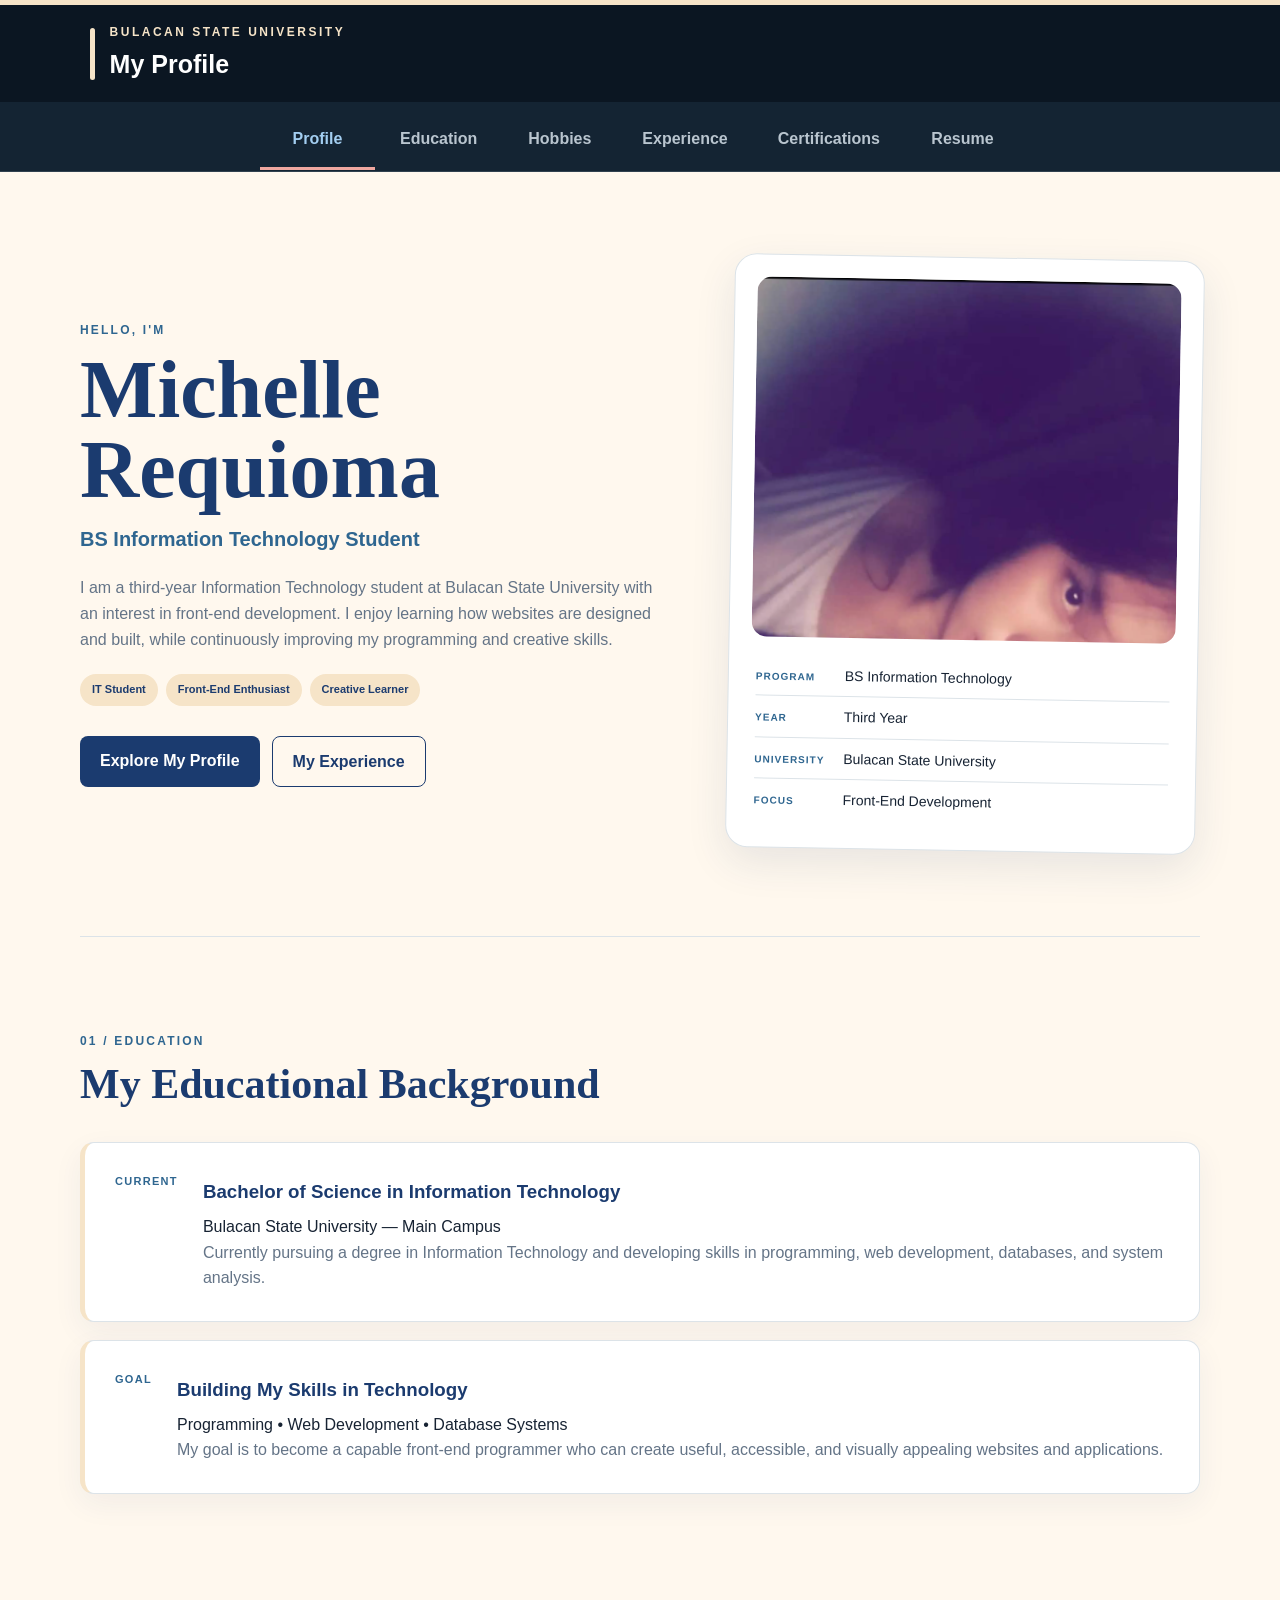
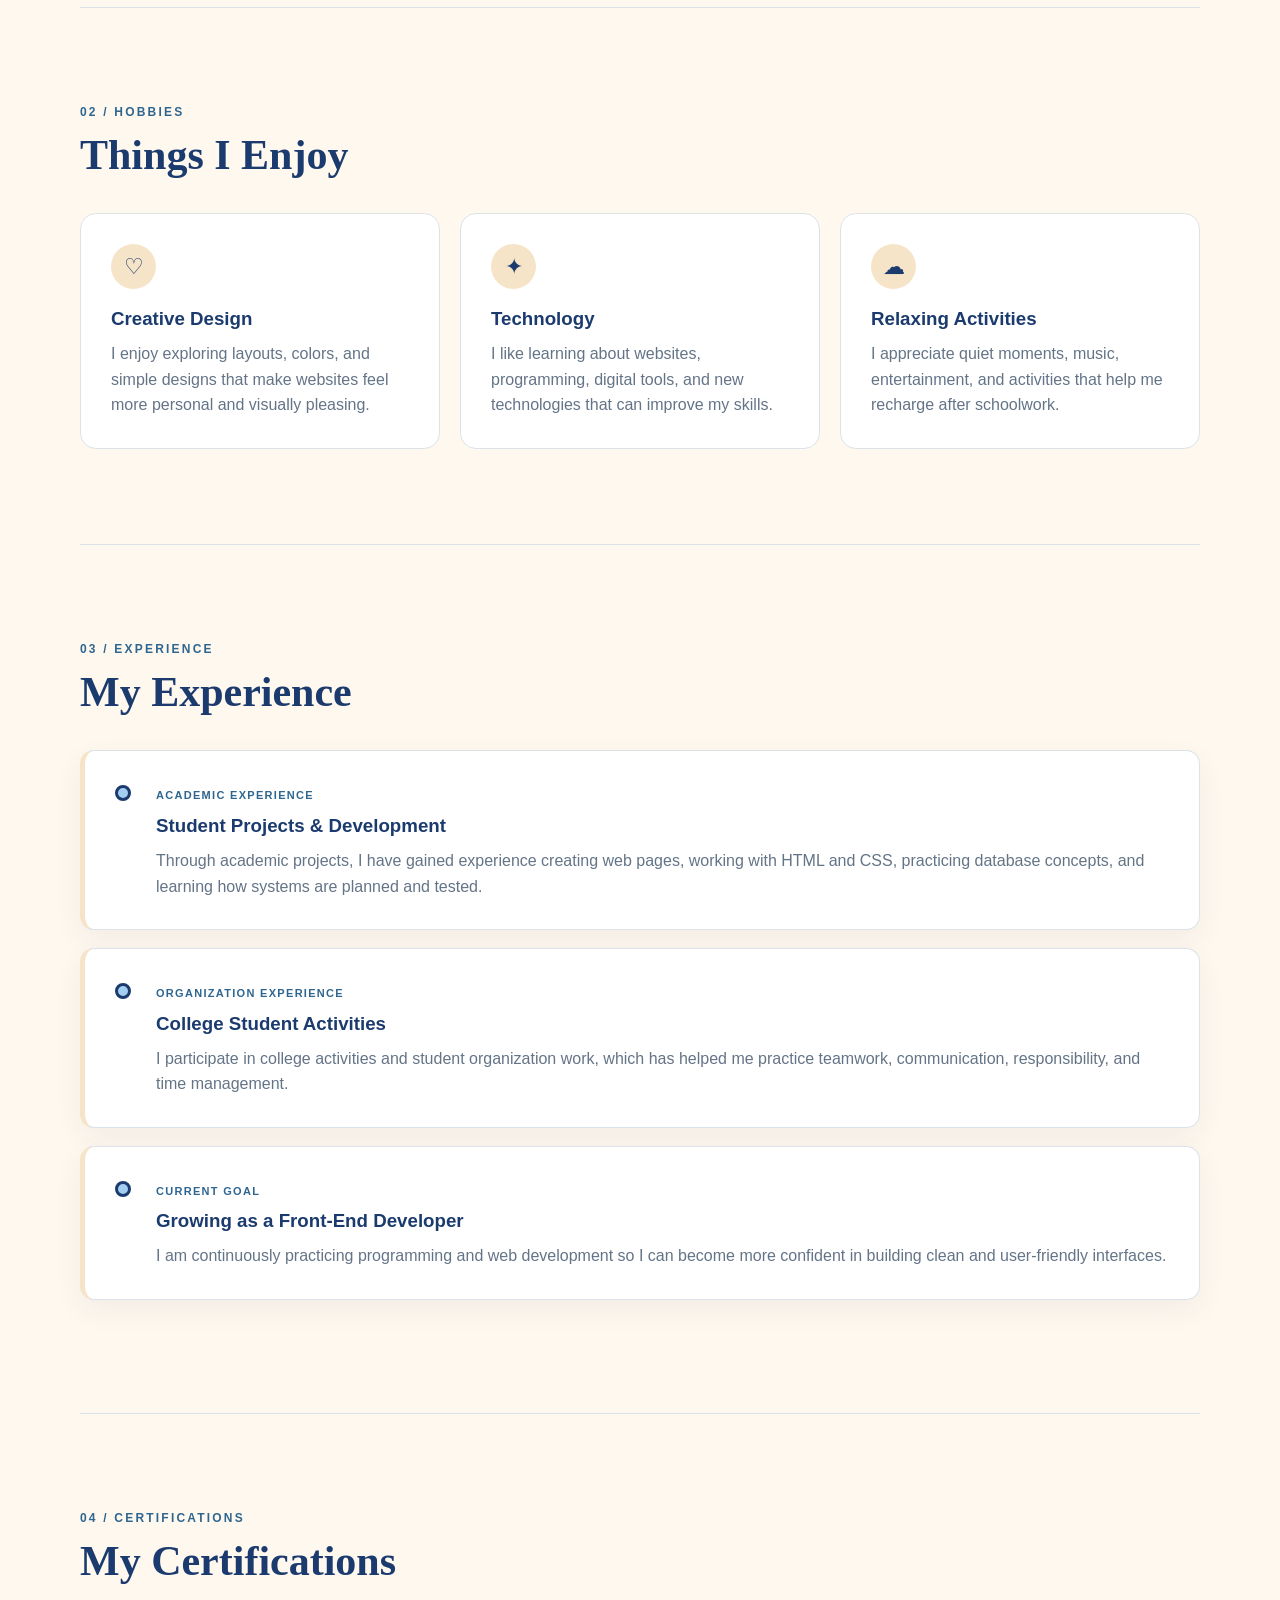
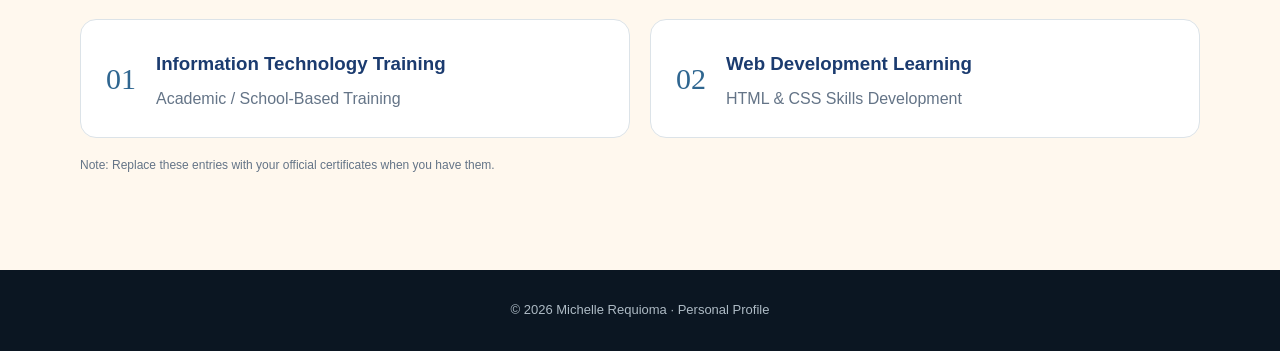
<file: index.html>
<!DOCTYPE html>
<html lang="en">
<head>
    <meta charset="UTF-8">
    <meta name="viewport" content="width=device-width, initial-scale=1.0">
    <title>Michelle Requioma | My Profile</title>
    <link rel="stylesheet" href="style.css">
</head>
<body>

    <div class="top-accent"></div>

    <header class="site-header">
        <div class="brand">
            <span class="brand-mark"></span>
            <div>
                <p class="brand-school">BULACAN STATE UNIVERSITY</p>
                <h1>My Profile</h1>
            </div>
        </div>
    </header>

    <nav class="main-nav" aria-label="Main navigation">
        <a href="#profile" class="active">Profile</a>
        <a href="#education">Education</a>
        <a href="#hobbies">Hobbies</a>
        <a href="#experience">Experience</a>
        <a href="#certifications">Certifications</a>
        <a href="resume.html">Resume</a>
    </nav>

    <main>
        <div class="page-shell">

            <section id="profile" class="hero-section">
                <div class="hero-copy">
                    <p class="eyebrow">HELLO, I'M</p>
                    <h2>Michelle<br>Requioma</h2>
                    <p class="role">BS Information Technology Student</p>
                    <p class="intro">
                        I am a third-year Information Technology student at Bulacan State University
                        with an interest in front-end development. I enjoy learning how websites are
                        designed and built, while continuously improving my programming and creative skills.
                    </p>

                    <div class="quick-facts">
                        <span>IT Student</span>
                        <span>Front-End Enthusiast</span>
                        <span>Creative Learner</span>
                    </div>

                    <div class="button-row">
                        <a class="button primary" href="#education">Explore My Profile</a>
                        <a class="button secondary" href="#experience">My Experience</a>
                    </div>
                </div>

                <div class="profile-card">
                    <div class="photo-placeholder">
                        <img src="profile.png" alt="Photo of Michelle Requioma">
                    </div>
                    <div class="card-details">
                        <p><span>Program</span> BS Information Technology</p>
                        <p><span>Year</span> Third Year</p>
                        <p><span>University</span> Bulacan State University</p>
                        <p><span>Focus</span> Front-End Development</p>
                    </div>
                </div>
            </section>

            <section id="education" class="content-section">
                <div class="section-heading">
                    <p class="eyebrow">01 / EDUCATION</p>
                    <h2>My Educational Background</h2>
                </div>

                <div class="info-card">
                    <div class="date-badge">CURRENT</div>
                    <div>
                        <h3>Bachelor of Science in Information Technology</h3>
                        <p>Bulacan State University — Main Campus</p>
                        <p class="muted">
                            Currently pursuing a degree in Information Technology and developing
                            skills in programming, web development, databases, and system analysis.
                        </p>
                    </div>
                </div>

                <div class="info-card second-card">
                    <div class="date-badge">GOAL</div>
                    <div>
                        <h3>Building My Skills in Technology</h3>
                        <p>Programming • Web Development • Database Systems</p>
                        <p class="muted">
                            My goal is to become a capable front-end programmer who can create
                            useful, accessible, and visually appealing websites and applications.
                        </p>
                    </div>
                </div>
            </section>

            <section id="hobbies" class="content-section">
                <div class="section-heading">
                    <p class="eyebrow">02 / HOBBIES</p>
                    <h2>Things I Enjoy</h2>
                </div>

                <div class="card-grid">
                    <article class="small-card">
                        <span class="icon">♡</span>
                        <h3>Creative Design</h3>
                        <p>
                            I enjoy exploring layouts, colors, and simple designs that make
                            websites feel more personal and visually pleasing.
                        </p>
                    </article>

                    <article class="small-card">
                        <span class="icon">✦</span>
                        <h3>Technology</h3>
                        <p>
                            I like learning about websites, programming, digital tools,
                            and new technologies that can improve my skills.
                        </p>
                    </article>

                    <article class="small-card">
                        <span class="icon">☁</span>
                        <h3>Relaxing Activities</h3>
                        <p>
                            I appreciate quiet moments, music, entertainment, and activities
                            that help me recharge after schoolwork.
                        </p>
                    </article>
                </div>
            </section>

            <section id="experience" class="content-section">
                <div class="section-heading">
                    <p class="eyebrow">03 / EXPERIENCE</p>
                    <h2>My Experience</h2>
                </div>

                <div class="timeline-card">
                    <div class="timeline-dot"></div>
                    <div>
                        <span class="tag">ACADEMIC EXPERIENCE</span>
                        <h3>Student Projects & Development</h3>
                        <p>
                            Through academic projects, I have gained experience creating web pages,
                            working with HTML and CSS, practicing database concepts, and learning
                            how systems are planned and tested.
                        </p>
                    </div>
                </div>

                <div class="timeline-card">
                    <div class="timeline-dot"></div>
                    <div>
                        <span class="tag">ORGANIZATION EXPERIENCE</span>
                        <h3>College Student Activities</h3>
                        <p>
                            I participate in college activities and student organization work,
                            which has helped me practice teamwork, communication, responsibility,
                            and time management.
                        </p>
                    </div>
                </div>

                <div class="timeline-card">
                    <div class="timeline-dot"></div>
                    <div>
                        <span class="tag">CURRENT GOAL</span>
                        <h3>Growing as a Front-End Developer</h3>
                        <p>
                            I am continuously practicing programming and web development so I can
                            become more confident in building clean and user-friendly interfaces.
                        </p>
                    </div>
                </div>
            </section>

            <section id="certifications" class="content-section">
                <div class="section-heading">
                    <p class="eyebrow">04 / CERTIFICATIONS</p>
                    <h2>My Certifications</h2>
                </div>

                <div class="cert-grid">
                    <div class="cert-card">
                        <span class="cert-number">01</span>
                        <div>
                            <h3>Information Technology Training</h3>
                            <p>Academic / School-Based Training</p>
                        </div>
                    </div>

                    <div class="cert-card">
                        <span class="cert-number">02</span>
                        <div>
                            <h3>Web Development Learning</h3>
                            <p>HTML & CSS Skills Development</p>
                        </div>
                    </div>
                </div>

                <p class="cert-note">
                    Note: Replace these entries with your official certificates when you have them.
                </p>
            </section>

        </div>
    </main>

    <footer>
        <p>© 2026 Michelle Requioma · Personal Profile</p>
    </footer>

</body>
</html>
</file>
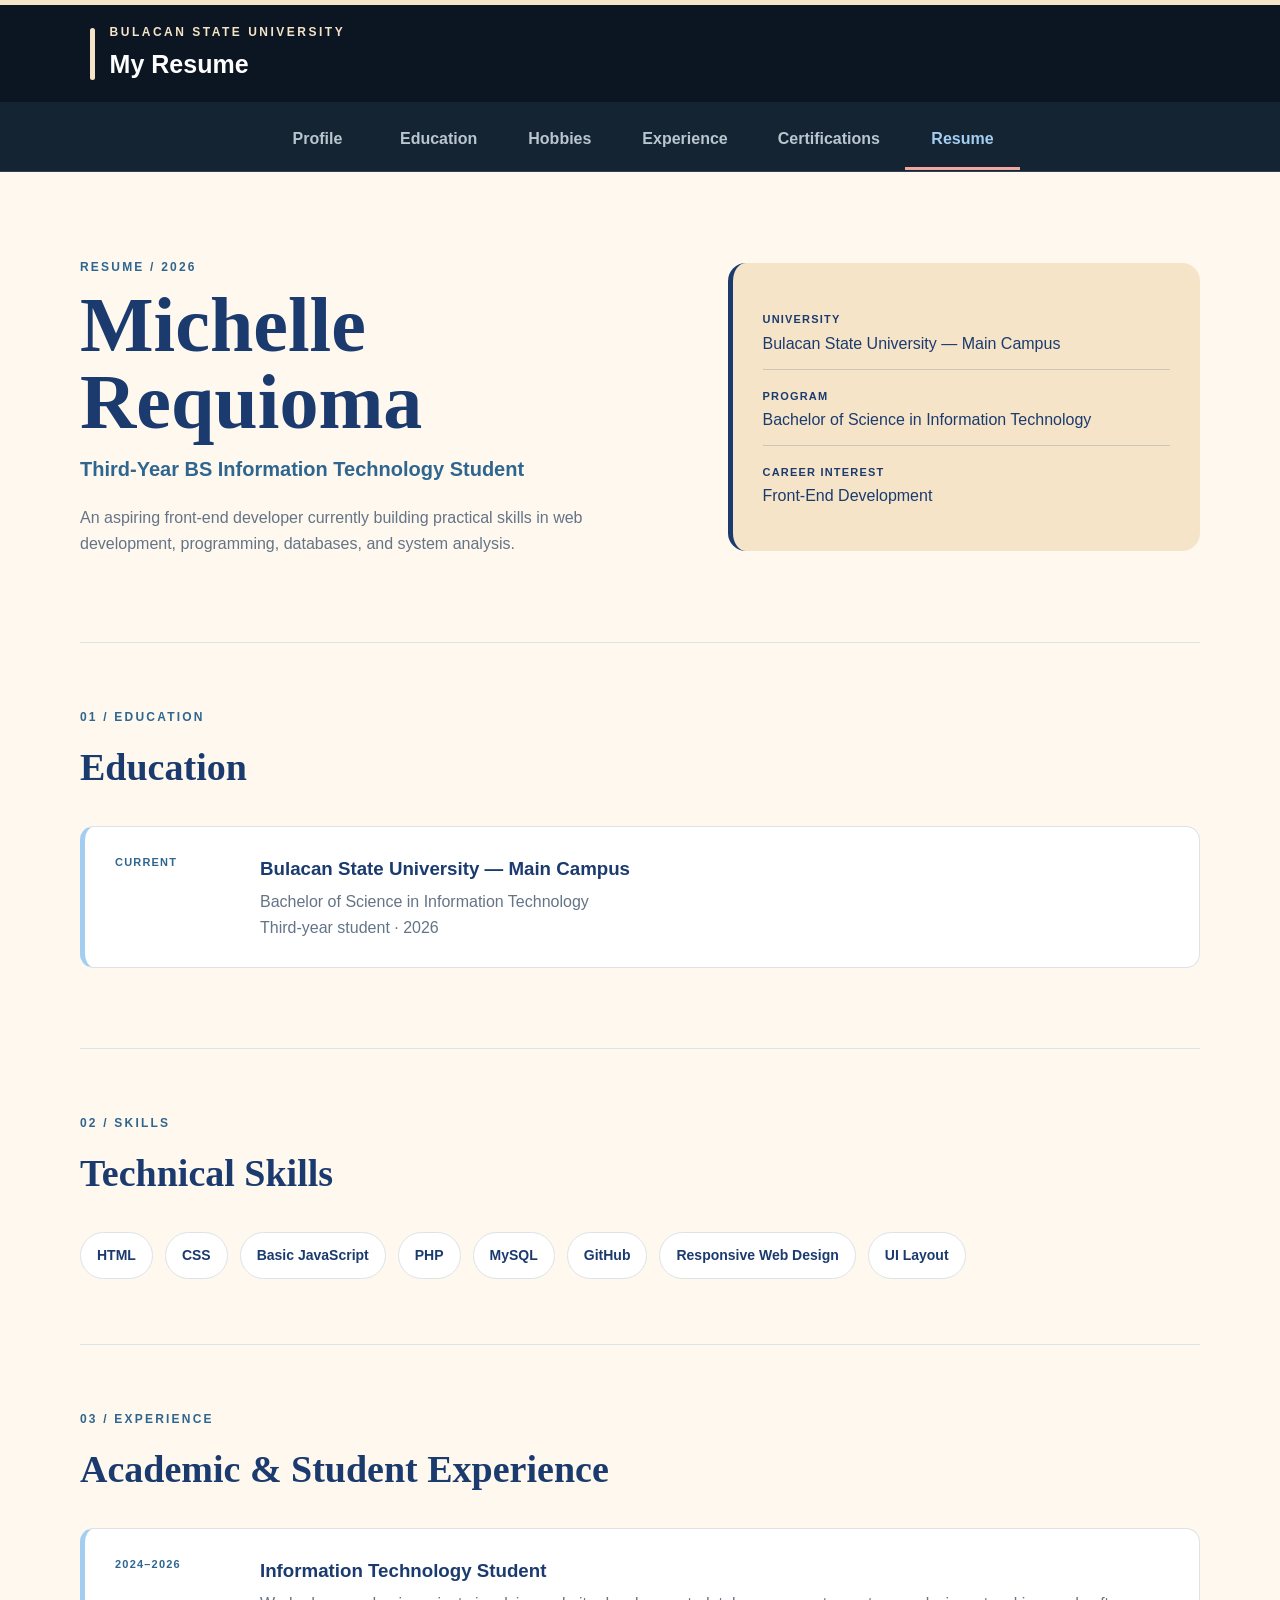
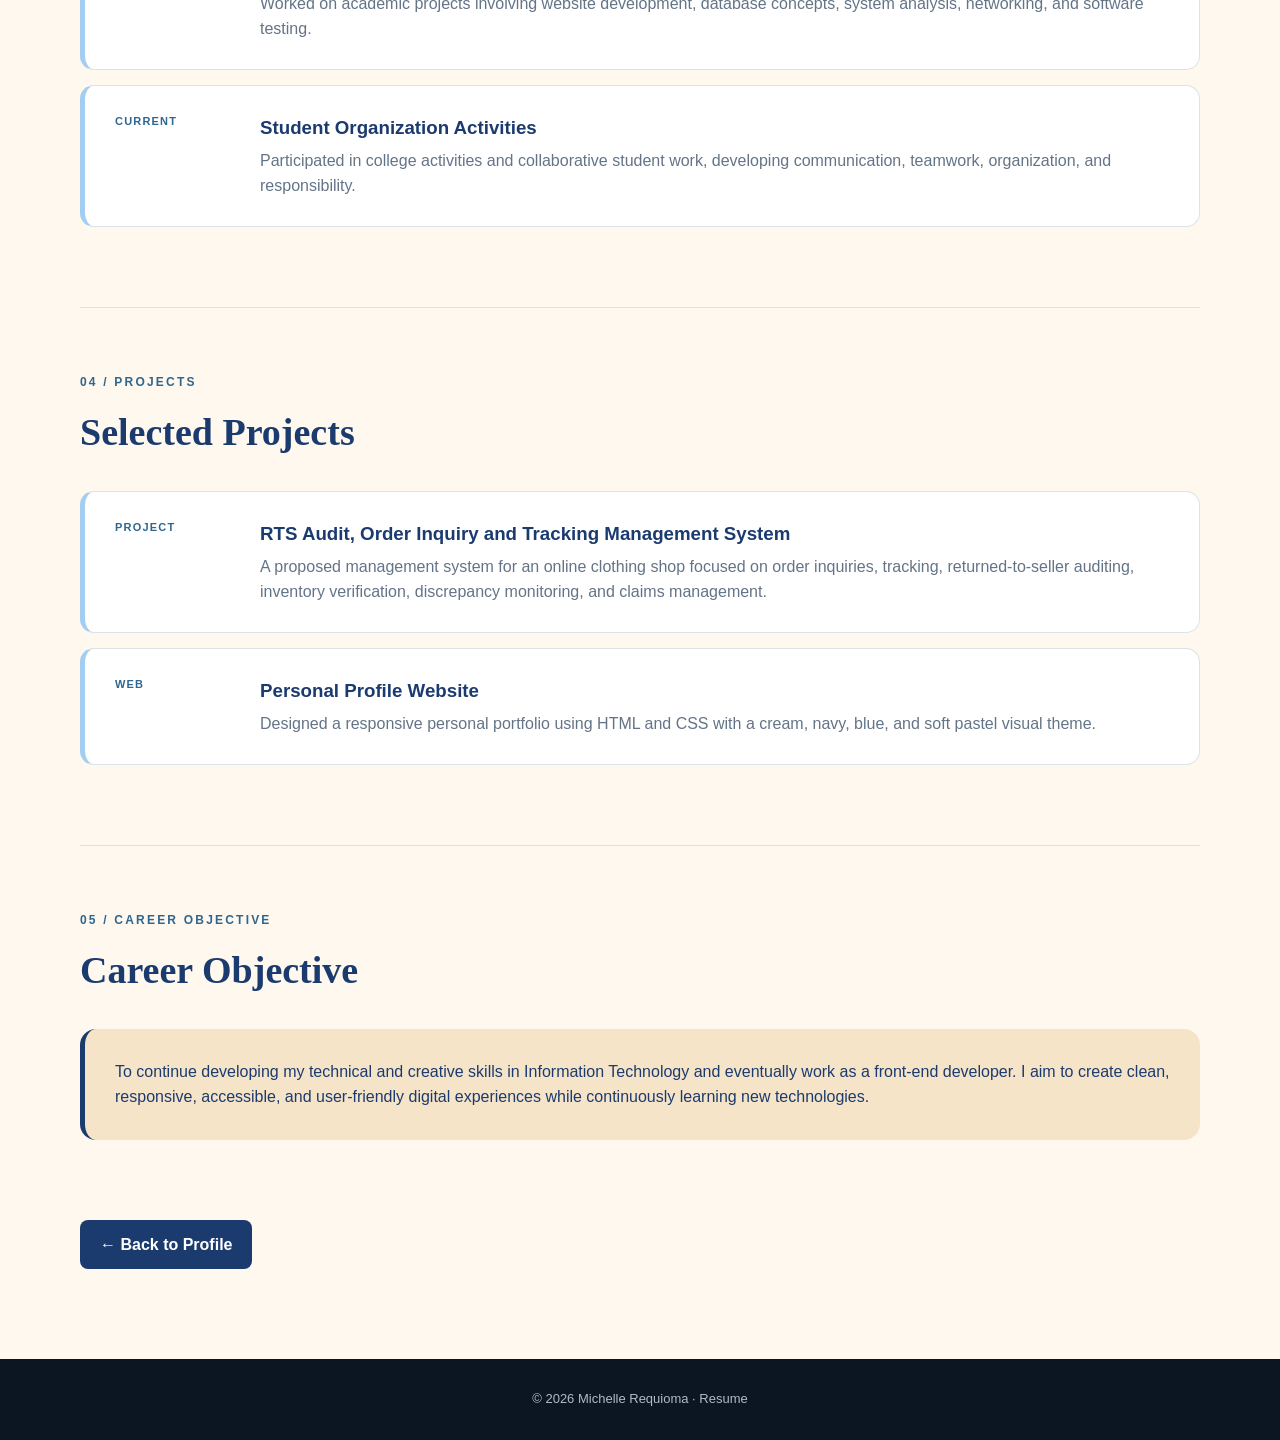
<file: resume.html>
<!DOCTYPE html>
<html lang="en">
<head>
    <meta charset="UTF-8">
    <meta name="viewport" content="width=device-width, initial-scale=1.0">
    <title>Michelle Requioma | Resume</title>
    <link rel="stylesheet" href="style.css">
</head>
<body>

    <div class="top-accent"></div>

    <header class="site-header">
        <div class="brand">
            <span class="brand-mark"></span>
            <div>
                <p class="brand-school">BULACAN STATE UNIVERSITY</p>
                <h1>My Resume</h1>
            </div>
        </div>
    </header>

    <nav class="main-nav" aria-label="Main navigation">
        <a href="index.html">Profile</a>
        <a href="index.html#education">Education</a>
        <a href="index.html#hobbies">Hobbies</a>
        <a href="index.html#experience">Experience</a>
        <a href="index.html#certifications">Certifications</a>
        <a href="resume.html" class="active">Resume</a>
    </nav>

    <main>
        <div class="page-shell">

            <section class="resume-hero">
                <div>
                    <p class="eyebrow">RESUME / 2026</p>
                    <h2>Michelle<br>Requioma</h2>
                    <p class="role">Third-Year BS Information Technology Student</p>
                    <p class="intro">
                        An aspiring front-end developer currently building practical skills
                        in web development, programming, databases, and system analysis.
                    </p>
                </div>

                <div class="resume-contact">
                    <p><strong>University</strong><br>Bulacan State University — Main Campus</p>
                    <p><strong>Program</strong><br>Bachelor of Science in Information Technology</p>
                    <p><strong>Career Interest</strong><br>Front-End Development</p>
                </div>
            </section>

            <section class="resume-section">
                <p class="eyebrow">01 / EDUCATION</p>
                <h2>Education</h2>

                <div class="resume-item">
                    <div class="resume-year">CURRENT</div>
                    <div>
                        <h3>Bulacan State University — Main Campus</h3>
                        <p>Bachelor of Science in Information Technology</p>
                        <p class="muted">Third-year student · 2026</p>
                    </div>
                </div>
            </section>

            <section class="resume-section">
                <p class="eyebrow">02 / SKILLS</p>
                <h2>Technical Skills</h2>

                <div class="skill-list">
                    <span>HTML</span>
                    <span>CSS</span>
                    <span>Basic JavaScript</span>
                    <span>PHP</span>
                    <span>MySQL</span>
                    <span>GitHub</span>
                    <span>Responsive Web Design</span>
                    <span>UI Layout</span>
                </div>
            </section>

            <section class="resume-section">
                <p class="eyebrow">03 / EXPERIENCE</p>
                <h2>Academic & Student Experience</h2>

                <div class="resume-item">
                    <div class="resume-year">2024–2026</div>
                    <div>
                        <h3>Information Technology Student</h3>
                        <p>
                            Worked on academic projects involving website development,
                            database concepts, system analysis, networking, and software testing.
                        </p>
                    </div>
                </div>

                <div class="resume-item">
                    <div class="resume-year">CURRENT</div>
                    <div>
                        <h3>Student Organization Activities</h3>
                        <p>
                            Participated in college activities and collaborative student work,
                            developing communication, teamwork, organization, and responsibility.
                        </p>
                    </div>
                </div>
            </section>

            <section class="resume-section">
                <p class="eyebrow">04 / PROJECTS</p>
                <h2>Selected Projects</h2>

                <div class="resume-item">
                    <div class="resume-year">PROJECT</div>
                    <div>
                        <h3>RTS Audit, Order Inquiry and Tracking Management System</h3>
                        <p>
                            A proposed management system for an online clothing shop focused on
                            order inquiries, tracking, returned-to-seller auditing, inventory
                            verification, discrepancy monitoring, and claims management.
                        </p>
                    </div>
                </div>

                <div class="resume-item">
                    <div class="resume-year">WEB</div>
                    <div>
                        <h3>Personal Profile Website</h3>
                        <p>
                            Designed a responsive personal portfolio using HTML and CSS with a
                            cream, navy, blue, and soft pastel visual theme.
                        </p>
                    </div>
                </div>
            </section>

            <section class="resume-section">
                <p class="eyebrow">05 / CAREER OBJECTIVE</p>
                <h2>Career Objective</h2>

                <div class="objective-box">
                    <p>
                        To continue developing my technical and creative skills in Information
                        Technology and eventually work as a front-end developer. I aim to create
                        clean, responsive, accessible, and user-friendly digital experiences
                        while continuously learning new technologies.
                    </p>
                </div>
            </section>

            <div class="resume-actions">
                <a class="button primary" href="index.html">← Back to Profile</a>
            </div>

        </div>
    </main>

    <footer>
        <p>© 2026 Michelle Requioma · Resume</p>
    </footer>

</body>
</html>
</file>
<file: style.css>
/* =========================================
   MICHELLE REQUIOMA — PROFILE WEBSITE
   Color palette from the provided reference
   ========================================= */

:root {
    --navy: #1B3B6F;
    --blue: #2F6690;
    --sky: #A3CEF1;
    --cream: #F6E4C8;
    --off-white: #FFF8EE;
    --ink: #172333;
    --muted: #647487;
    --white: #FFFFFF;
    --line: #DCE3E8;
    --dark: #0B1622;
    --pink: #EFA7A0;
}

* {
    box-sizing: border-box;
    margin: 0;
    padding: 0;
    scroll-behavior: smooth;
}

body {
    font-family: "Segoe UI", Arial, sans-serif;
    background: var(--off-white);
    color: var(--ink);
    line-height: 1.6;
}

.top-accent {
    height: 5px;
    background: var(--cream);
}

.site-header {
    min-height: 96px;
    background: var(--dark);
    display: flex;
    align-items: center;
    padding: 18px 7%;
}

.brand {
    display: flex;
    align-items: center;
    gap: 15px;
}

.brand-mark {
    width: 5px;
    height: 52px;
    display: block;
    background: var(--cream);
    border-radius: 4px;
}

.brand-school {
    color: var(--cream);
    font-size: 12px;
    font-weight: 800;
    letter-spacing: 2.5px;
}

.brand h1 {
    color: var(--white);
    font-size: 25px;
    margin-top: 2px;
}

/* Navigation */

.main-nav {
    min-height: 70px;
    background: #142433;
    display: flex;
    align-items: center;
    justify-content: center;
    border-bottom: 1px solid #31414f;
    position: sticky;
    top: 0;
    z-index: 10;
}

.main-nav a {
    min-width: 115px;
    padding: 23px 25px 19px;
    color: #B9C5CF;
    text-decoration: none;
    text-align: center;
    font-weight: 700;
    position: relative;
    transition: 0.25s ease;
}

.main-nav a:hover,
.main-nav a.active {
    color: var(--sky);
}

.main-nav a.active::after {
    content: "";
    position: absolute;
    height: 3px;
    background: var(--pink);
    left: 0;
    right: 0;
    bottom: 0;
}

/* Main layout */

.page-shell {
    width: min(1120px, 90%);
    margin: auto;
}

.hero-section {
    min-height: 620px;
    display: grid;
    grid-template-columns: 1.1fr 0.9fr;
    align-items: center;
    gap: 75px;
    padding: 85px 0;
}

.hero-copy h2 {
    color: var(--navy);
    font-family: Georgia, "Times New Roman", serif;
    font-size: clamp(50px, 7vw, 82px);
    line-height: 0.98;
    margin-bottom: 13px;
}

.eyebrow {
    color: var(--blue);
    font-size: 12px;
    font-weight: 900;
    letter-spacing: 2.2px;
    margin-bottom: 10px;
}

.role {
    color: var(--blue);
    font-size: 20px;
    font-weight: 700;
    margin-bottom: 20px;
}

.intro {
    max-width: 610px;
    color: var(--muted);
    font-size: 16px;
}

.quick-facts {
    display: flex;
    flex-wrap: wrap;
    gap: 8px;
    margin-top: 22px;
}

.quick-facts span {
    padding: 7px 12px;
    border-radius: 30px;
    background: var(--cream);
    color: var(--navy);
    font-size: 11px;
    font-weight: 800;
}

.button-row {
    display: flex;
    flex-wrap: wrap;
    gap: 12px;
    margin-top: 30px;
}

.button {
    display: inline-block;
    padding: 12px 20px;
    border-radius: 8px;
    text-decoration: none;
    font-weight: 700;
    transition: 0.25s ease;
}

.button.primary {
    background: var(--navy);
    color: white;
}

.button.primary:hover {
    background: var(--blue);
    transform: translateY(-2px);
}

.button.secondary {
    border: 1px solid var(--navy);
    color: var(--navy);
}

.button.secondary:hover {
    background: var(--cream);
}

/* Profile card */

.profile-card {
    background: var(--white);
    padding: 22px;
    border: 1px solid var(--line);
    border-radius: 22px;
    box-shadow: 0 15px 40px rgba(27, 59, 111, 0.10);
    transform: rotate(1deg);
}

.photo-placeholder {
    height: 360px;
    border-radius: 15px;
    background: linear-gradient(145deg, var(--sky), var(--cream));
    display: grid;
    place-items: center;
    overflow: hidden;
}

.photo-placeholder img {
    width: 100%;
    height: 100%;
    object-fit: cover;
    object-position: center;
    display: block;
}

.card-details {
    padding: 18px 5px 5px;
}

.card-details p {
    padding: 9px 0;
    border-bottom: 1px solid var(--line);
    font-size: 14px;
}

.card-details p:last-child {
    border-bottom: 0;
}

.card-details span {
    display: inline-block;
    width: 85px;
    color: var(--blue);
    font-size: 10px;
    text-transform: uppercase;
    font-weight: 900;
    letter-spacing: 1px;
}

/* Content sections */

.content-section {
    padding: 95px 0;
    border-top: 1px solid var(--line);
    scroll-margin-top: 75px;
}

.section-heading {
    margin-bottom: 35px;
}

.section-heading h2 {
    color: var(--navy);
    font-family: Georgia, "Times New Roman", serif;
    font-size: 42px;
    line-height: 1.1;
}

.info-card,
.timeline-card {
    display: flex;
    gap: 25px;
    background: var(--white);
    padding: 30px;
    margin-bottom: 18px;
    border: 1px solid var(--line);
    border-left: 5px solid var(--cream);
    border-radius: 14px;
    box-shadow: 0 10px 30px rgba(27, 59, 111, 0.06);
}

.date-badge,
.tag {
    color: var(--blue);
    font-size: 11px;
    font-weight: 900;
    letter-spacing: 1.3px;
    white-space: nowrap;
}

.info-card h3,
.timeline-card h3,
.small-card h3,
.cert-card h3 {
    color: var(--navy);
    margin: 4px 0 7px;
}

.muted,
.small-card p,
.timeline-card p,
.cert-card p {
    color: var(--muted);
}

.card-grid {
    display: grid;
    grid-template-columns: repeat(3, 1fr);
    gap: 20px;
}

.small-card {
    background: var(--white);
    padding: 30px;
    border: 1px solid var(--line);
    border-radius: 16px;
    transition: 0.25s ease;
}

.small-card:hover {
    transform: translateY(-5px);
    box-shadow: 0 12px 30px rgba(27, 59, 111, 0.10);
}

.icon {
    width: 45px;
    height: 45px;
    display: grid;
    place-items: center;
    background: var(--cream);
    color: var(--navy);
    border-radius: 50%;
    font-size: 22px;
    margin-bottom: 15px;
}

.timeline-dot {
    flex: 0 0 16px;
    height: 16px;
    margin-top: 4px;
    background: var(--sky);
    border: 3px solid var(--navy);
    border-radius: 50%;
}

.cert-grid {
    display: grid;
    grid-template-columns: repeat(2, 1fr);
    gap: 20px;
}

.cert-card {
    display: flex;
    align-items: center;
    gap: 20px;
    background: var(--white);
    padding: 25px;
    border: 1px solid var(--line);
    border-radius: 16px;
}

.cert-number {
    color: var(--blue);
    font-family: Georgia, "Times New Roman", serif;
    font-size: 30px;
}

.cert-note {
    color: var(--muted);
    font-size: 12px;
    margin-top: 18px;
}

/* Footer */

footer {
    background: var(--dark);
    color: #AEBBC5;
    padding: 30px 20px;
    text-align: center;
    font-size: 13px;
}

/* Responsive */

@media (max-width: 800px) {
    .main-nav {
        justify-content: flex-start;
        overflow-x: auto;
    }

    .main-nav a {
        min-width: auto;
        padding: 20px 18px;
        white-space: nowrap;
    }

    .hero-section {
        grid-template-columns: 1fr;
        gap: 40px;
        padding: 65px 0;
    }

    .profile-card {
        width: 100%;
        max-width: 500px;
        margin: auto;
    }

    .card-grid,
    .cert-grid {
        grid-template-columns: 1fr;
    }

    .section-heading h2 {
        font-size: 34px;
    }
}

@media (max-width: 500px) {
    .site-header {
        padding: 16px 5%;
    }

    .brand-school {
        font-size: 9px;
        letter-spacing: 1.5px;
    }

    .hero-copy h2 {
        font-size: 50px;
    }

    .page-shell {
        width: 88%;
    }

    .info-card,
    .timeline-card {
        flex-direction: column;
        gap: 10px;
    }
}

/* Resume page */

.resume-hero {
    min-height: 470px;
    display: grid;
    grid-template-columns: 1.1fr 0.9fr;
    align-items: center;
    gap: 70px;
    padding: 85px 0;
}

.resume-hero h2 {
    color: var(--navy);
    font-family: Georgia, "Times New Roman", serif;
    font-size: clamp(50px, 7vw, 78px);
    line-height: 0.98;
    margin-bottom: 13px;
}

.resume-contact {
    background: var(--cream);
    padding: 30px;
    border-radius: 18px;
    border-left: 5px solid var(--navy);
}

.resume-contact p {
    color: var(--navy);
    padding: 12px 0;
    border-bottom: 1px solid rgba(27, 59, 111, 0.18);
}

.resume-contact p:last-child {
    border-bottom: 0;
}

.resume-contact strong {
    font-size: 11px;
    text-transform: uppercase;
    letter-spacing: 1.2px;
}

.resume-section {
    padding: 65px 0;
    border-top: 1px solid var(--line);
    scroll-margin-top: 75px;
}

.resume-section h2 {
    color: var(--navy);
    font-family: Georgia, "Times New Roman", serif;
    font-size: 38px;
    margin-bottom: 28px;
}

.resume-item {
    display: grid;
    grid-template-columns: 120px 1fr;
    gap: 25px;
    background: var(--white);
    padding: 27px 30px;
    margin-bottom: 15px;
    border: 1px solid var(--line);
    border-left: 5px solid var(--sky);
    border-radius: 14px;
}

.resume-year {
    color: var(--blue);
    font-size: 11px;
    font-weight: 900;
    letter-spacing: 1.2px;
}

.resume-item h3 {
    color: var(--navy);
    margin-bottom: 5px;
}

.resume-item p {
    color: var(--muted);
}

.skill-list {
    display: flex;
    flex-wrap: wrap;
    gap: 12px;
}

.skill-list span {
    padding: 11px 16px;
    background: var(--white);
    color: var(--navy);
    border: 1px solid var(--line);
    border-radius: 30px;
    font-weight: 700;
    font-size: 14px;
}

.objective-box {
    background: var(--cream);
    border-radius: 16px;
    padding: 30px;
    border-left: 5px solid var(--navy);
}

.objective-box p {
    color: var(--navy);
}

.resume-actions {
    padding: 15px 0 90px;
}

@media (max-width: 800px) {
    .resume-hero {
        grid-template-columns: 1fr;
        gap: 35px;
    }

    .resume-item {
        grid-template-columns: 1fr;
        gap: 7px;
    }
}
</file>
